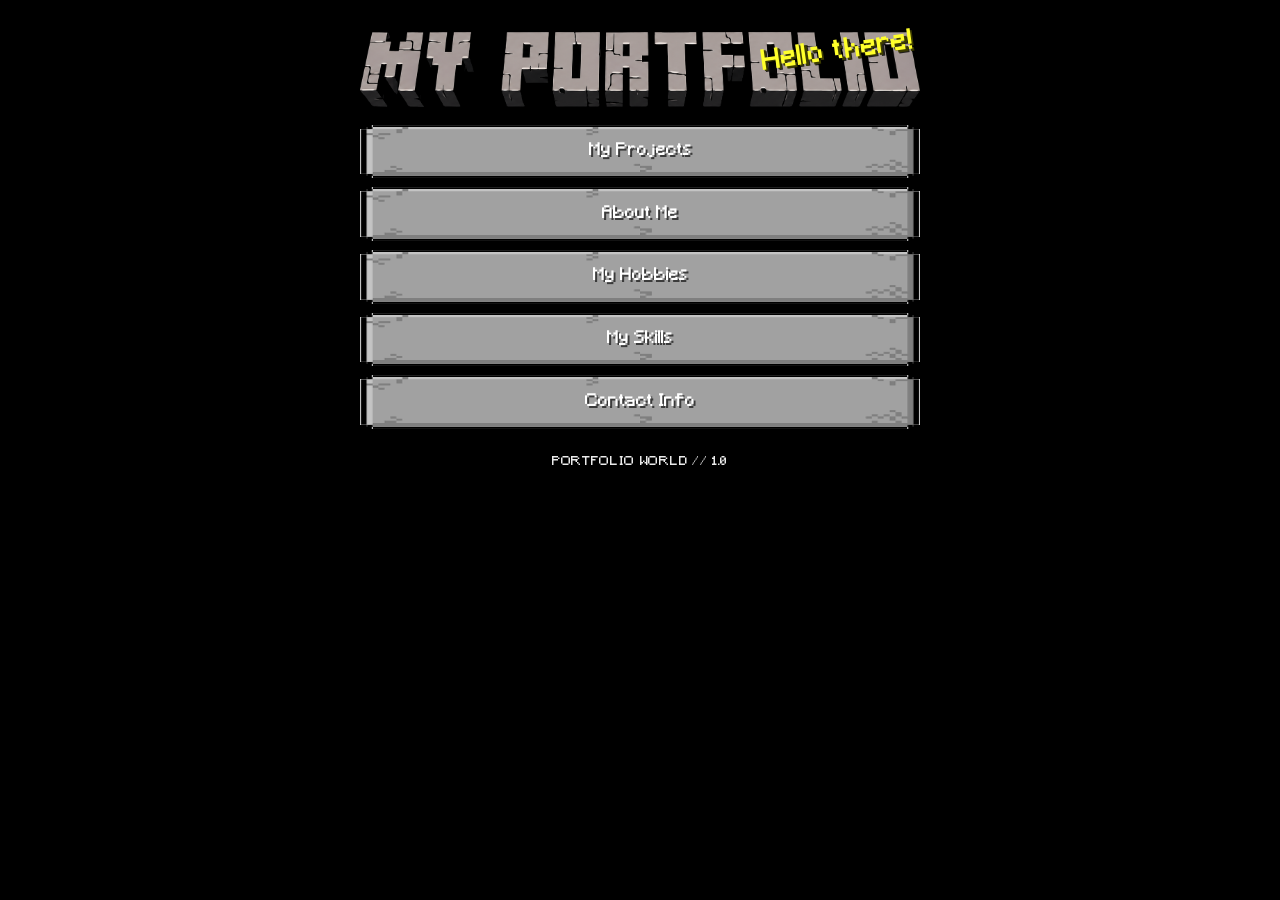
<file: index.html>
<!doctype html>
<html lang="en">
<head>
  <meta charset="utf-8">
  <meta name="viewport" content="width=device-width,initial-scale=1">
  <title>My Portfolio</title>
  <style>
    *{box-sizing:border-box}
    html,body{margin:0;width:100%;height:100%;overflow:hidden;background:#000}
    .portfolio-shell{position:relative;width:100%;height:100%;overflow:hidden;background:#000}
    .section-frame{position:absolute;inset:0;visibility:hidden;opacity:0;pointer-events:none;transition:opacity .45s ease,visibility 0s linear .45s;z-index:1;background:#000}
    .section-frame.is-active{visibility:visible;opacity:1;pointer-events:auto;transition:opacity .45s ease,visibility 0s linear 0s;z-index:2}
    .section-frame iframe{display:block;width:100%;height:100%;border:0}
    .back-home{position:absolute;top:18px;left:18px;z-index:20;border:0;padding:9px 14px;background:rgba(0,0,0,.72);color:#fff;font:700 14px/1 Arial,sans-serif;cursor:pointer;letter-spacing:.04em}
    .back-home:hover{background:rgba(0,0,0,.86)}
    .back-home:focus-visible{outline:2px solid #fff;outline-offset:2px}
  </style>
</head>
<body>
  <main class="portfolio-shell" aria-label="Portfolio">
    <div class="section-frame section-frame--home is-active" id="homeFrameWrap">
      <iframe id="homeFrame" title="Portfolio Home" src="./home-section/index.html" sandbox="allow-same-origin allow-scripts"></iframe>
    </div>

    <div class="section-frame" id="projectsFrameWrap" aria-hidden="true">
      <iframe id="projectsFrame" title="My Projects" src="./my-projects-section/v14work/index.html" sandbox="allow-same-origin allow-scripts"></iframe>
    </div>

    <div class="section-frame" id="aboutFrameWrap" aria-hidden="true">
      <iframe id="aboutFrame" title="About Me" src="./about-contact-section/index.html" sandbox="allow-same-origin allow-scripts"></iframe>
    </div>

    <button class="back-home" id="backHome" type="button" aria-label="Back to Home" hidden>← HOME</button>
  </main>
  <script src="./portfolio-shell/integration.js"></script>
</body>
</html>
</file>
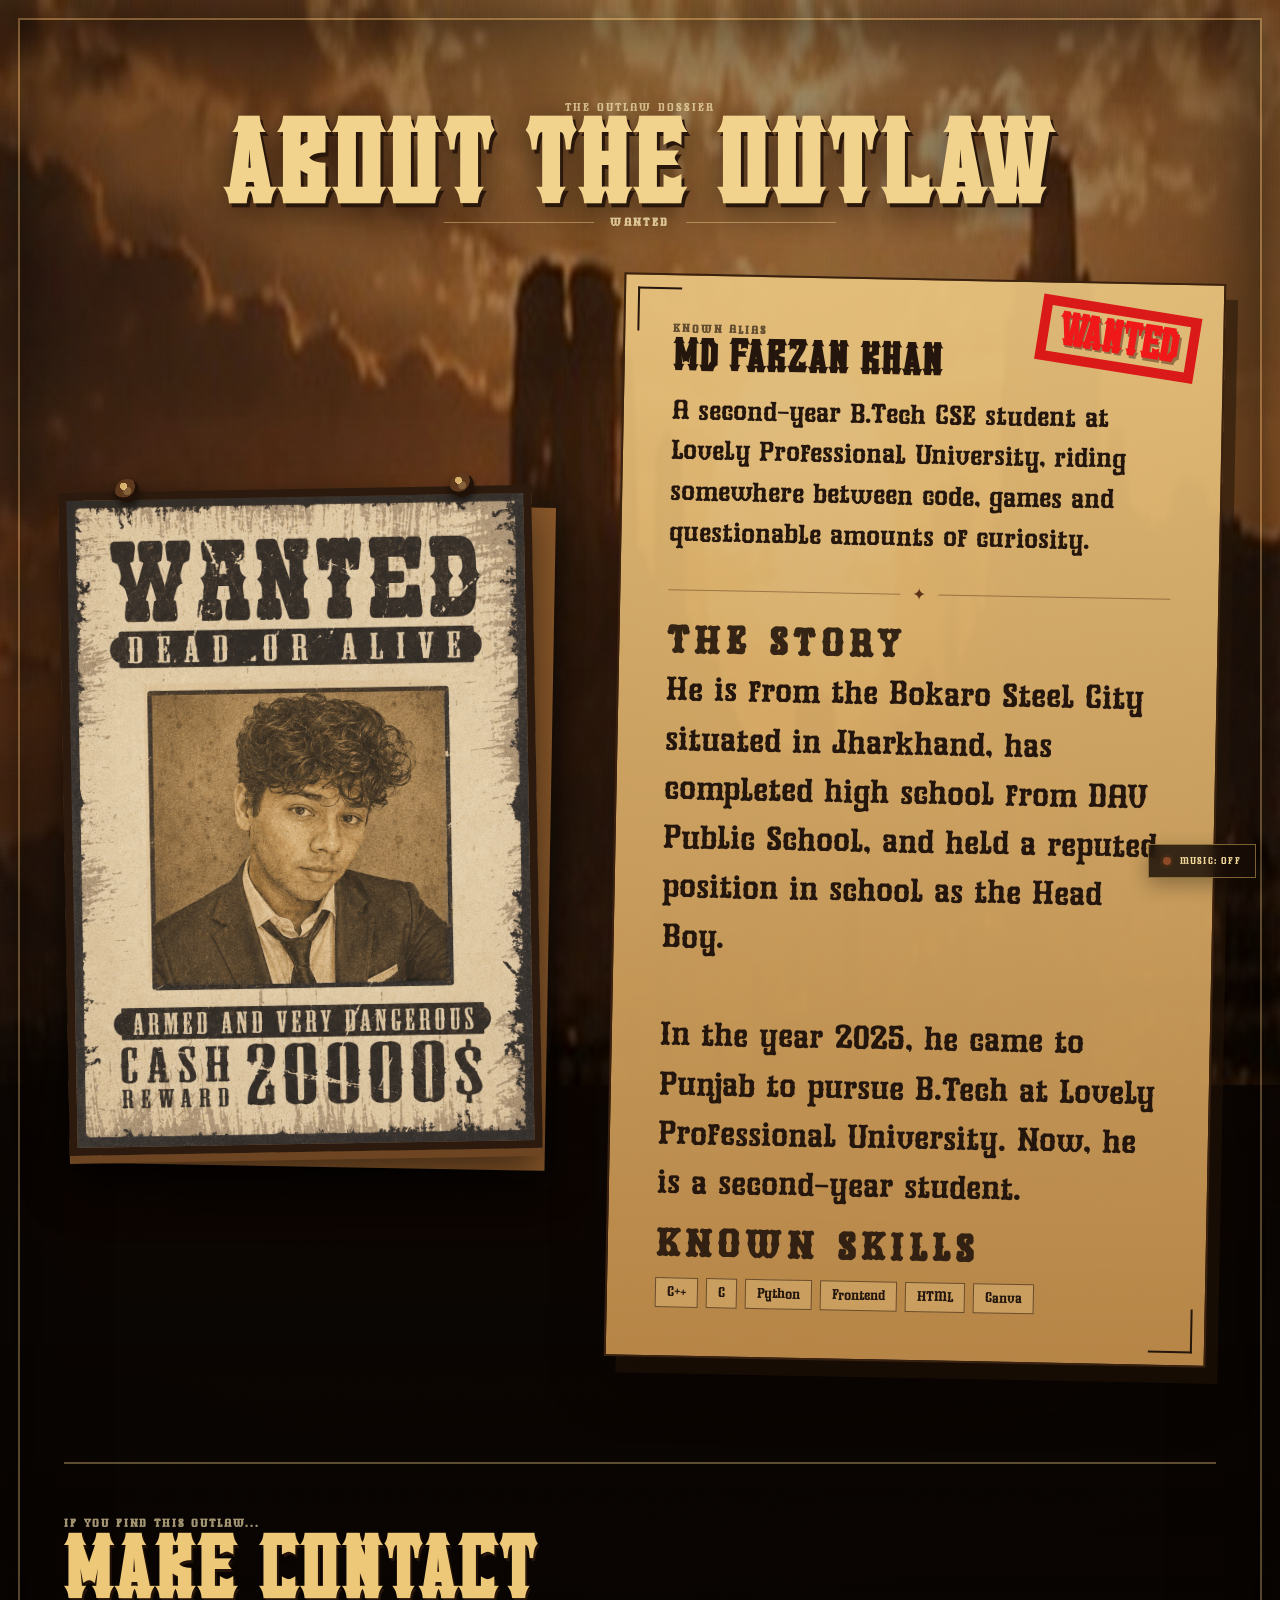
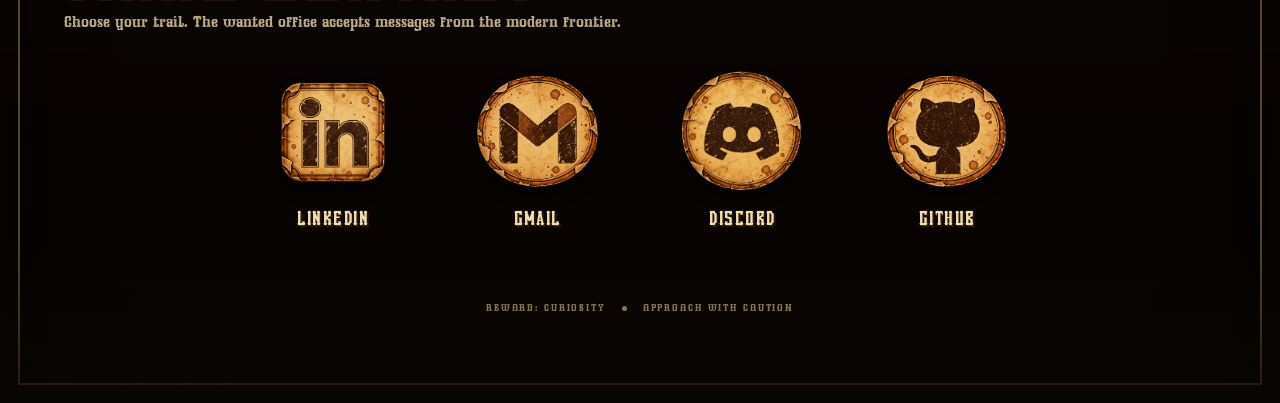
<file: about-contact-section/index.html>
<!DOCTYPE html>
<html lang="en">
<head>
  <meta charset="UTF-8" />
  <meta name="viewport" content="width=device-width, initial-scale=1.0" />
  <meta name="description" content="Md Farzan Khan — game developer portfolio about and contact section." />
  <title>Wanted — Md Farzan Khan</title>
  <link rel="stylesheet" href="styles.css" />
</head>
<body>
  <main class="wildwest-section" id="about">
    <div class="grain" aria-hidden="true"></div>
    <div class="sun-glow" aria-hidden="true"></div>
    <div class="horizon" aria-hidden="true"></div>

    <header class="section-heading">
      <p class="eyebrow">THE OUTLAW DOSSIER</p>
      <h1>ABOUT THE OUTLAW</h1>
      <p class="heading-rule"><span></span> <strong>WANTED</strong> <span></span></p>
    </header>

    <section class="profile-layout" aria-label="About Md Farzan Khan">
      <div class="poster-wrap">
        <div class="poster-pin pin-left" aria-hidden="true"></div>
        <div class="poster-pin pin-right" aria-hidden="true"></div>
        <div class="poster-shadow" aria-hidden="true"></div>
        <img class="wanted-poster" src="assets/images/wanted-poster.png" alt="Wanted poster for Md Farzan Khan" />
      </div>

      <article class="dossier-card">
        <div class="card-stamp">WANTED</div>
        <p class="card-kicker">KNOWN ALIAS</p>
        <h2>MD FARZAN KHAN</h2>
        <p class="intro">
          A second-year B.Tech CSE student at Lovely Professional University, riding somewhere between code, games and questionable amounts of curiosity.
        </p>

        <div class="divider"><span>✦</span></div>

        <div class="story-block">
          <p class="card-kicker">THE STORY</p>
          <p>
            He is from the Bokaro Steel City situated in Jharkhand, has completed high school from DAV Public School, and held a reputed position in school as the Head Boy.
            <br><br>
            In the year 2025, he came to Punjab to pursue B.Tech at Lovely Professional University. Now, he is a second-year student.
          </p>
        </div>

        <div class="story-block skills-block">
          <p class="card-kicker">KNOWN SKILLS</p>
          <div class="skill-tags" aria-label="Skills">
            <span>C++</span><span>C</span><span>Python</span><span>Frontend</span><span>HTML</span><span>Canva</span>
          </div>
        </div>
      </article>
    </section>

    <section class="contact-section" id="contact" aria-label="Contact information">
      <div class="contact-heading">
        <p class="card-kicker">IF YOU FIND THIS OUTLAW...</p>
        <h2>MAKE CONTACT</h2>
        <p>Choose your trail. The wanted office accepts messages from the modern frontier.</p>
      </div>

      <div class="contact-grid" aria-label="Contact links">
        <a class="contact-link" href="https://www.linkedin.com/in/mdfarzank/" target="_blank" rel="noopener noreferrer" aria-label="Open LinkedIn profile">
          <img class="contact-coin" src="assets/images/contact-linkedin.png" alt="" />
          <span class="contact-link-label">LINKEDIN</span>
        </a>
        <a class="contact-link" href="mailto:mohammadshayeamnashimkhan@gmail.com" aria-label="Send an email">
          <img class="contact-coin" src="assets/images/contact-gmail.png" alt="" />
          <span class="contact-link-label">GMAIL</span>
        </a>
        <a class="contact-link" href="https://discord.com/users/899696931440296016" target="_blank" rel="noopener noreferrer" aria-label="Open Discord profile">
          <img class="contact-coin" src="assets/images/contact-discord.png" alt="" />
          <span class="contact-link-label">DISCORD</span>
        </a>
        <a class="contact-link" href="https://github.com/Farzan-lab-kt" target="_blank" rel="noopener noreferrer" aria-label="Open GitHub profile">
          <img class="contact-coin" src="assets/images/contact-github.png" alt="" />
          <span class="contact-link-label">GITHUB</span>
        </a>
      </div>
    </section>

    <div class="wanted-footer" aria-hidden="true">
      <span>REWARD: CURIOSITY</span><i></i><span>APPROACH WITH CAUTION</span>
    </div>

    <div class="tumbleweed-stage" aria-hidden="true">
      <img class="tumbleweed" src="assets/images/tumbleweed.png" alt="" />
    </div>

    <button class="sound-control" id="soundControl" type="button" aria-label="Toggle Wild West music" aria-pressed="false">
      <span class="sound-dot"></span>
      <span class="sound-label">MUSIC: OFF</span>
    </button>

    <audio id="bgMusic" src="assets/audio/wild-west-sound.mp3" loop preload="auto"></audio>
    <audio id="windSound" src="assets/audio/wind-sounds.mp3" preload="auto"></audio>
  </main>
  <script src="script.js"></script>
</body>
</html>
</file>
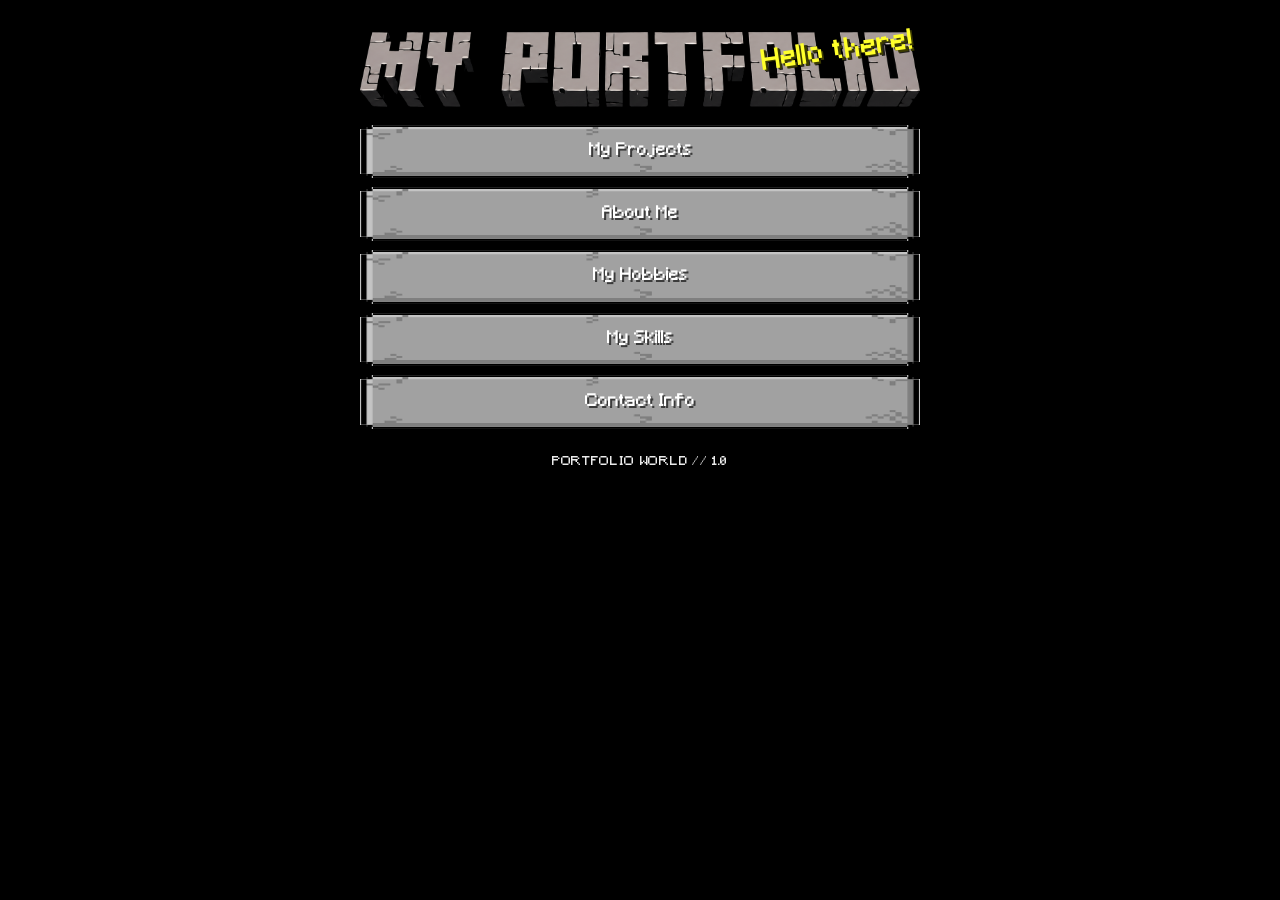
<file: home-section/index.html>
<!doctype html>
<html lang="en">
<head>
  <meta charset="utf-8">
  <meta name="viewport" content="width=device-width,initial-scale=1">
  <title>My Portfolio</title>
  <link rel="stylesheet" href="styles.css">
</head>
<body>
  <main class="home" id="home">
    <video class="background-video" id="backgroundVideo" autoplay muted loop playsinline preload="auto" aria-hidden="true">
      <source src="assets/home-background.mp4" type="video/mp4">
    </video>
    <div class="background-shade" aria-hidden="true"></div>

    <section class="menu" aria-label="Portfolio main menu">
      <header class="brand">
        <div class="title-wrap" aria-label="My Portfolio">
          <img class="portfolio-title-image" src="assets/my-portfolio-title.png" alt="MY PORTFOLIO">
        </div>
        <div class="tagline">Hello there!</div>
      </header>

      <nav class="navigation" aria-label="Main navigation">
        <button class="mc-button" type="button" data-target="projects">
          <span class="mc-button-surface" aria-hidden="true"></span>
          <span class="mc-button-label">My Projects</span>
        </button>
        <button class="mc-button" type="button" data-target="about">
          <span class="mc-button-surface" aria-hidden="true"></span>
          <span class="mc-button-label">About Me</span>
        </button>
        <button class="mc-button" type="button" data-target="hobbies">
          <span class="mc-button-surface" aria-hidden="true"></span>
          <span class="mc-button-label">My Hobbies</span>
        </button>
        <button class="mc-button" type="button" data-target="skills">
          <span class="mc-button-surface" aria-hidden="true"></span>
          <span class="mc-button-label">My Skills</span>
        </button>
        <button class="mc-button" type="button" data-target="contact">
          <span class="mc-button-surface" aria-hidden="true"></span>
          <span class="mc-button-label">Contact Info</span>
        </button>
      </nav>

      <div class="menu-meta">PORTFOLIO WORLD // 1.0</div>
    </section>

    <section class="portal-layer" id="portalLayer" aria-hidden="true">
      <video class="portal-video" id="portalVideo" muted playsinline preload="auto" poster="assets/portal-first-frame.jpg">
        <source src="assets/portal-transition.mp4" type="video/mp4">
      </video>
      <div class="destination-reveal" id="destinationReveal"></div>
    </section>

    <div class="screen-reader-status" id="transitionStatus" aria-live="polite"></div>
  </main>

  <script src="script.js"></script>
</body>
</html>
</file>
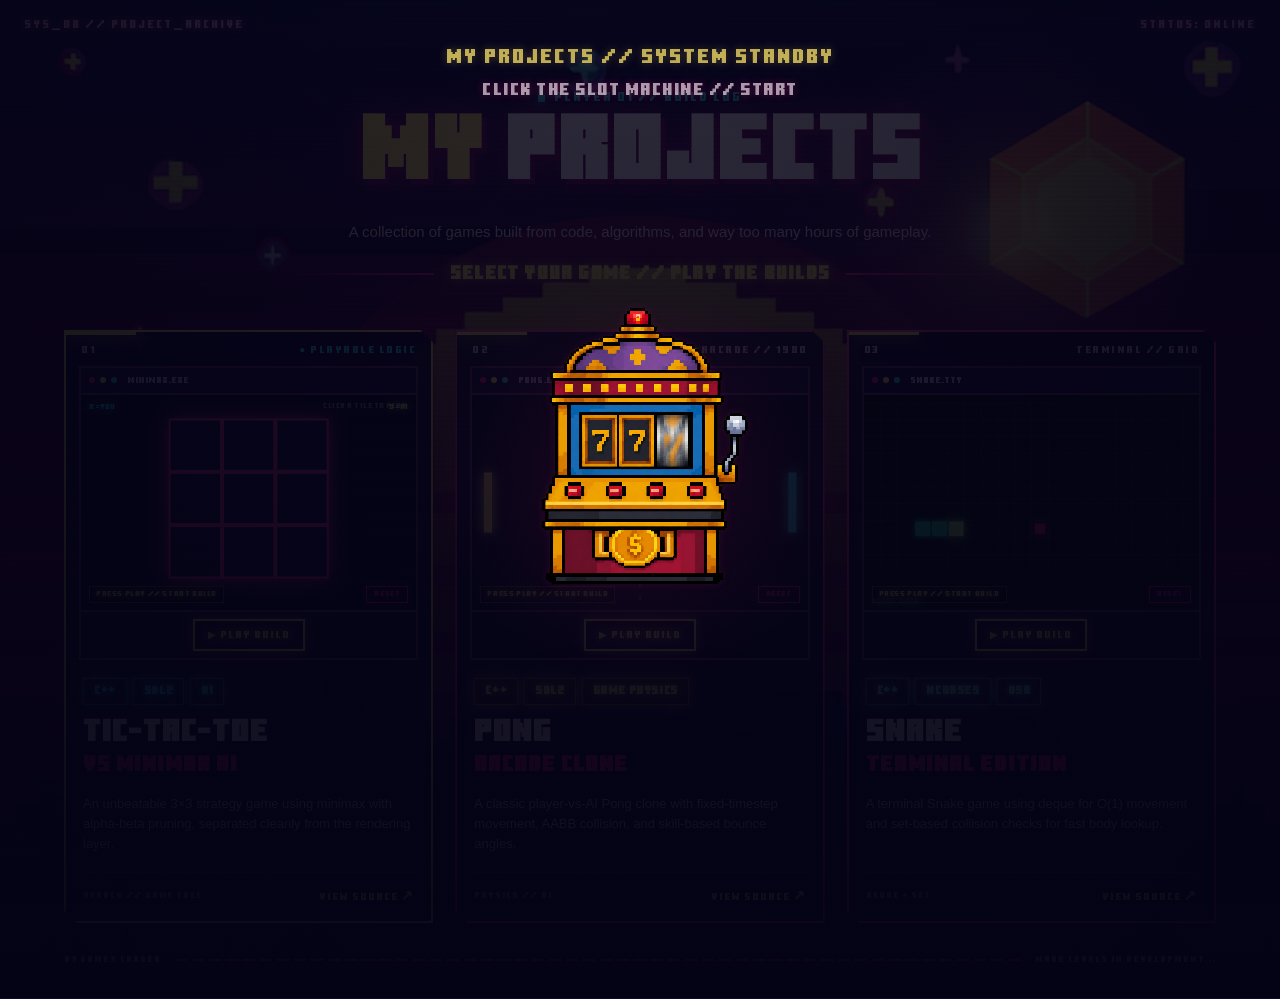
<file: my-projects-section-v17-text-top-machine-up (1)/v14work/index.html>
<!DOCTYPE html>
<html lang="en">
<head>
  <meta charset="UTF-8" />
  <meta name="viewport" content="width=device-width, initial-scale=1.0" />
  <meta name="description" content="Game developer portfolio — selected projects with playable mini-games." />
  <title>MY PROJECTS // GAME DEV PORTFOLIO</title>
  <link rel="stylesheet" href="style.css" />
</head>
<body>
  <audio id="ticBgm" src="assets/spookwave-bgm.mp3" preload="auto" loop></audio>
  <main class="projects-section" id="projects">
    <audio id="siteBgm" src="assets/sans-bgm.mp3" loop preload="auto"></audio>
    <div class="bg-art" aria-hidden="true"></div>
    <div class="sun-glow" aria-hidden="true"></div>
    <div class="particles" aria-hidden="true"></div>
    <div class="scanlines" aria-hidden="true"></div>
    <div class="project-boot" id="projectBoot" aria-label="My Projects arcade start screen">
      <div class="boot-dim" aria-hidden="true"></div>
      <div class="boot-content">
        <div class="boot-label">MY PROJECTS // SYSTEM STANDBY</div>
        <button class="slot-machine-trigger" id="slotMachineTrigger" type="button" aria-label="Start My Projects">
          <img id="slotMachineFrame" src="assets/slot-machine/01_idle.png" alt="Retro slot machine">
        </button>
        <div class="boot-hint" id="bootHint">CLICK THE SLOT MACHINE // START</div>
      </div>
    </div>
    <div class="vignette" aria-hidden="true"></div>

    <div class="hud hud-left" aria-hidden="true">SYS_08 // PROJECT_ARCHIVE</div>
    <div class="hud hud-right" aria-hidden="true">STATUS: ONLINE</div>

    <div class="content">
      <header class="section-header">
        <div class="eyebrow"><span class="blink-dot"></span> PLAYER 01 // BUILD LOG</div>
        <h1><span>MY</span> PROJECTS</h1>
        <p class="intro">A collection of games built from code, algorithms, and way too many hours of gameplay.</p>
        <div class="header-line"><span></span><b>SELECT YOUR GAME // PLAY THE BUILDS</b><span></span></div>
      </header>
<section class="project-grid" aria-label="Game projects">
        <article class="project-card featured" data-project="tic-tac-toe">
          <div class="card-top"><span>01</span><span class="live">● PLAYABLE LOGIC</span></div>
          <div class="pixel-window">
            <div class="window-bar"><i></i><i></i><i></i><span>MINIMAX.EXE</span></div>
            <div class="game-preview tic-preview">
              <canvas class="mini-game" id="ticGame" aria-label="Playable Tic-Tac-Toe game"></canvas>
              <div class="game-ui">
                <span id="ticStatus">PRESS PLAY // START BUILD</span>
                <button class="reset-game" data-game="tic" type="button">RESET</button>
              </div>
              <div class="start-hint">CLICK A TILE TO PLAY</div>
            </div>
            <div class="game-controls">
              <button class="play-game" data-game="tic" type="button">▶ PLAY BUILD</button><button class="stop-game" data-game="tic" type="button" hidden>■ STOP GAME</button>
            </div>
          </div>
          <div class="card-body">
            <div class="tag-row"><span>C++</span><span>SDL2</span><span>AI</span></div>
            <h2>TIC-TAC-TOE<br><em>VS MINIMAX AI</em></h2>
            <p>An unbeatable 3×3 strategy game using minimax with alpha-beta pruning, separated cleanly from the rendering layer.</p>
            <div class="card-footer">
              <span class="tech-note">SEARCH // GAME TREE</span>
              <a href="https://github.com/Farzan-lab-kt/Tic-Tac-Toe-minimax" target="_blank" rel="noopener noreferrer">VIEW SOURCE <b>↗</b></a>
            </div>
          </div>
        </article>

        <article class="project-card" data-project="pong">
          <div class="card-top"><span>02</span><span>ARCADE // 1980</span></div>
          <div class="pixel-window">
            <div class="window-bar"><i></i><i></i><i></i><span>PONG.EXE</span></div>
            <div class="game-preview pong-preview">
              <canvas class="mini-game" id="pongGame" aria-label="Playable Pong game"></canvas>
              <div class="game-ui">
                <span id="pongStatus">PRESS PLAY // START BUILD</span>
                <button class="reset-game" data-game="pong" type="button">RESET</button>
              </div>
            </div>
            <div class="game-controls">
              <button class="play-game" data-game="pong" type="button">▶ PLAY BUILD</button><button class="stop-game" data-game="pong" type="button" hidden>■ STOP GAME</button>
            </div>
          </div>
          <div class="card-body">
            <div class="tag-row"><span>C++</span><span>SDL2</span><span>GAME PHYSICS</span></div>
            <h2>PONG<br><em>ARCADE CLONE</em></h2>
            <p>A classic player-vs-AI Pong clone with fixed-timestep movement, AABB collision, and skill-based bounce angles.</p>
            <div class="card-footer">
              <span class="tech-note">PHYSICS // AI</span>
              <a href="https://github.com/Farzan-lab-kt/Pong" target="_blank" rel="noopener noreferrer">VIEW SOURCE <b>↗</b></a>
            </div>
          </div>
        </article>

        <article class="project-card" data-project="snake">
          <div class="card-top"><span>03</span><span>TERMINAL // GRID</span></div>
          <div class="pixel-window">
            <div class="window-bar"><i></i><i></i><i></i><span>SNAKE.TTY</span></div>
            <div class="game-preview snake-preview">
              <canvas class="mini-game" id="snakeGame" aria-label="Playable Snake game"></canvas>
              <div class="game-ui">
                <span id="snakeStatus">PRESS PLAY // START BUILD</span>
                <button class="reset-game" data-game="snake" type="button">RESET</button>
              </div>
              <div class="touch-controls" aria-label="Snake touch controls">
                <button data-dir="up" type="button">▲</button>
                <div><button data-dir="left" type="button">◀</button><button data-dir="down" type="button">▼</button><button data-dir="right" type="button">▶</button></div>
              </div>
            </div>
            <div class="game-controls">
              <button class="play-game" data-game="snake" type="button">▶ PLAY BUILD</button><button class="stop-game" data-game="snake" type="button" hidden>■ STOP GAME</button>
            </div>
          </div>
          <div class="card-body">
            <div class="tag-row"><span>C++</span><span>NCURSES</span><span>DSA</span></div>
            <h2>SNAKE<br><em>TERMINAL EDITION</em></h2>
            <p>A terminal Snake game using deque for O(1) movement and set-based collision checks for fast body lookup.</p>
            <div class="card-footer">
              <span class="tech-note">DEQUE + SET</span>
              <a href="https://github.com/Farzan-lab-kt/snake-terminal-cpp" target="_blank" rel="noopener noreferrer">VIEW SOURCE <b>↗</b></a>
            </div>
          </div>
        </article>
      </section>

      <footer class="section-footer">
        <span>03 GAMES LOADED</span>
        <span class="pixel-rule"></span>
        <span>MORE LEVELS IN DEVELOPMENT...</span>
      </footer>
    </div>
  </main>
  <script src="script.js"></script>
</body>
</html>
</file>
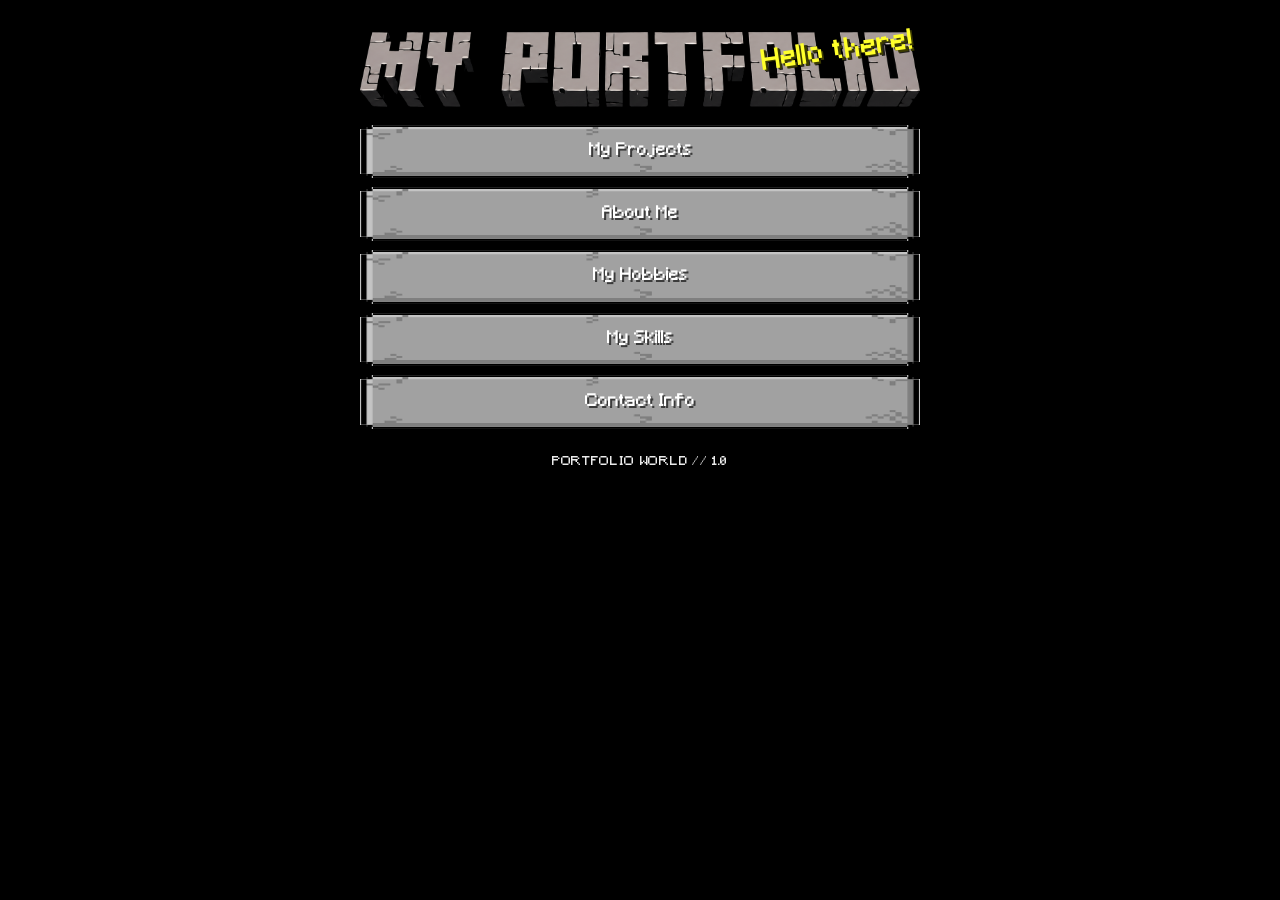
<file: portfolio-shell/portfolio.html>
<!doctype html>
<html lang="en">
<head>
  <meta charset="utf-8">
  <meta name="viewport" content="width=device-width,initial-scale=1">
  <title>My Portfolio</title>
  <link rel="stylesheet" href="integration.css">
</head>
<body>
  <main class="portfolio-shell" aria-label="Portfolio">
    <div class="section-frame section-frame--home is-active" id="homeFrameWrap">
      <iframe id="homeFrame" title="Portfolio Home" src="../home-section/index.html"></iframe>
    </div>

    <div class="section-frame" id="projectsFrameWrap" aria-hidden="true">
      <iframe id="projectsFrame" title="My Projects" src="../my-projects-section/v14work/index.html"></iframe>
    </div>

    <div class="section-frame" id="aboutFrameWrap" aria-hidden="true">
      <iframe id="aboutFrame" title="About Me" src="../about-contact-section/index.html"></iframe>
    </div>

    <button class="back-home" id="backHome" type="button" aria-label="Back to Home" hidden>← HOME</button>
  </main>
  <script src="integration.js"></script>
</body>
</html>
</file>
<file: about-contact-section/styles.css>
@font-face {
  font-family: "Vanilla Whale";
  src: url("assets/fonts/Vanilla-Whale.otf") format("opentype");
  font-display: swap;
}

@font-face {
  font-family: "Dendora";
  src: url("assets/fonts/Dendora.ttf") format("truetype");
  font-display: swap;
}

:root {
  --ink: #21150c;
  --deep: #120b06;
  --paper: #c99755;
  --paper-light: #e6c27d;
  --dust: #b47b3e;
  --rust: #71391e;
  --gold: #e5b75f;
  --cream: #f3dfad;
  --shadow: rgba(0, 0, 0, .55);
}

* { box-sizing: border-box; }
html { scroll-behavior: smooth; }
body {
  margin: 0;
  background: #100b07;
  color: var(--ink);
  font-family: "Dendora", Georgia, serif;
}

button, a { font: inherit; }
a { color: inherit; }

.wildwest-section {
  position: relative;
  isolation: isolate;
  min-height: 100vh;
  overflow: hidden;
  padding: clamp(72px, 8vw, 130px) clamp(20px, 5vw, 78px) 90px;
  background:
    linear-gradient(180deg, rgba(12, 7, 3, .10) 0%, rgba(12, 7, 3, .18) 42%, rgba(8, 4, 2, .64) 78%, rgba(5, 3, 1, .90) 100%),
    url("assets/images/wildwest-background.jpg") center top / cover no-repeat,
    #100b07;
  background-attachment: scroll;
}

.wildwest-section::before {
  content: "";
  position: absolute;
  inset: 18px;
  z-index: -1;
  border: 2px solid rgba(232, 190, 111, .35);
  box-shadow: inset 0 0 80px rgba(0,0,0,.6), 0 0 40px rgba(0,0,0,.4);
  pointer-events: none;
}

.grain {
  position: absolute;
  inset: 0;
  z-index: -1;
  opacity: .18;
  pointer-events: none;
  background-image:
    repeating-radial-gradient(circle at 0 0, rgba(255,255,255,.12) 0 1px, transparent 1px 4px),
    repeating-linear-gradient(91deg, transparent 0 3px, rgba(50,25,8,.12) 3px 4px);
  mix-blend-mode: soft-light;
}

.sun-glow {
  position: absolute;
  width: 48vw;
  height: 48vw;
  max-width: 720px;
  max-height: 720px;
  left: 50%;
  top: -25vw;
  transform: translateX(-50%);
  background: radial-gradient(circle, rgba(250, 205, 116, .18), transparent 68%);
  filter: blur(8px);
  z-index: -1;
  pointer-events: none;
}

.horizon {
  position: absolute;
  left: 0;
  right: 0;
  bottom: 0;
  height: 170px;
  background: linear-gradient(transparent 0%, rgba(15,9,5,.25) 45%, rgba(10,6,3,.72) 100%);
  z-index: -1;
}

.section-heading {
  max-width: 1200px;
  margin: 0 auto 50px;
  text-align: center;
  color: var(--cream);
}

.eyebrow, .card-kicker, .contact-card small {
  margin: 0;
  font-family: "Dendora", Georgia, serif;
  letter-spacing: .16em;
  text-transform: uppercase;
}

.eyebrow { font-size: .78rem; opacity: .75; }

.section-heading h1,
.contact-heading h2,
.dossier-card h2 {
  font-family: "Vanilla Whale", Georgia, serif;
  text-transform: uppercase;
  letter-spacing: .05em;
}

.section-heading h1 {
  margin: 7px 0 10px;
  font-size: clamp(3.2rem, 8vw, 7.4rem);
  line-height: .85;
  color: #f1d38d;
  text-shadow: 3px 4px 0 #2a170b, 0 10px 30px rgba(0,0,0,.45);
}

.heading-rule {
  display: flex;
  align-items: center;
  gap: 16px;
  justify-content: center;
  margin: 0;
  font-size: .75rem;
  letter-spacing: .2em;
  opacity: .82;
}

.heading-rule span { width: min(150px, 20vw); height: 1px; background: rgba(239, 207, 139, .55); }

.profile-layout {
  position: relative;
  z-index: 2;
  max-width: 1200px;
  margin: 0 auto;
  display: grid;
  grid-template-columns: minmax(300px, .88fr) minmax(320px, 1.12fr);
  align-items: center;
  gap: clamp(28px, 6vw, 80px);
}

.poster-wrap {
  position: relative;
  width: min(100%, 540px);
  margin: 0 auto;
  transform: rotate(-1deg);
}

.poster-wrap::after {
  content: "";
  position: absolute;
  inset: 2.5% -2.5% -2.5% 2.5%;
  z-index: -2;
  background: rgba(8,5,3,.55);
  filter: blur(12px);
  transform: rotate(2deg);
}

.poster-shadow {
  position: absolute;
  inset: 0;
  z-index: -1;
  background: #8d5a2b;
  transform: translate(13px, 15px) rotate(2deg);
  box-shadow: 0 24px 50px rgba(0,0,0,.45);
}

.wanted-poster {
  display: block;
  width: 100%;
  height: auto;
  border: 8px solid #2b1a0d;
  box-shadow: 0 8px 0 #6e4523, 0 25px 45px rgba(0,0,0,.55);
}

.poster-pin {
  position: absolute;
  z-index: 4;
  top: -13px;
  width: 24px;
  height: 24px;
  border-radius: 50%;
  background: radial-gradient(circle at 35% 30%, #d8b26d 0 15%, #5e391d 16% 48%, #211209 50% 100%);
  box-shadow: 0 4px 7px rgba(0,0,0,.5);
}
.poster-pin::after { content: ""; position: absolute; inset: 8px; border-radius: 50%; background: rgba(255,222,150,.25); }
.pin-left { left: 12%; }
.pin-right { right: 12%; }

.dossier-card {
  position: relative;
  padding: clamp(28px, 4vw, 48px);
  color: #24160c;
  background:
    linear-gradient(rgba(232, 195, 126, .93), rgba(195, 143, 76, .93)),
    repeating-linear-gradient(0deg, rgba(80,40,10,.06) 0 2px, transparent 2px 6px);
  border: 2px solid #3a210f;
  box-shadow: 12px 16px 0 rgba(36, 20, 9, .55), 0 30px 55px rgba(0,0,0,.3);
  transform: rotate(1.1deg);
}

.dossier-card::before,
.dossier-card::after {
  content: "";
  position: absolute;
  width: 42px;
  height: 42px;
  border-color: rgba(63, 33, 14, .45);
}
.dossier-card::before { left: 12px; top: 12px; border-left: 2px solid; border-top: 2px solid; }
.dossier-card::after { right: 12px; bottom: 12px; border-right: 2px solid; border-bottom: 2px solid; }

.card-stamp {
  position: absolute;
  top: 22px;
  right: 25px;
  border: 10px solid rgba(218, 20, 20, .96);
  padding: 5px 10px;
  color: #f01818;
  font-family: "Vanilla Whale", Georgia, serif;
  font-size: 40px;
  font-weight: 900;
  line-height: .9;
  transform: rotate(8deg);
  opacity: 1;
  text-shadow: 2px 2px 0 rgba(45, 10, 5, .42);
}
@media (max-width: 700px) {
  .card-stamp { font-size: 32px; }
}

.card-kicker { font-size: .72rem; font-weight: 700; opacity: .66; }
.dossier-card h2 { margin: 4px 0 18px; font-size: 39px; line-height: .92; }
.intro { font-size: 28px; line-height: 1.45; }
.story-block p:not(.card-kicker) { font-size: 34px; line-height: 1.45; }
.story-block > .card-kicker { font-size: 39px; font-weight: 700; opacity: .9; }
.intro { max-width: 620px; margin: 0; }

.divider { display: flex; align-items: center; gap: 12px; margin: 25px 0; color: #5c3219; }
.divider::before, .divider::after { content: ""; flex: 1; height: 1px; background: rgba(67,34,14,.42); }
.divider span { font-size: 1.05rem; }
.story-block { margin-top: 18px; }
.story-block p { margin: 5px 0 0; }

.skill-tags { display: flex; flex-wrap: wrap; gap: 8px; margin-top: 13px; }
.skill-tags span {
  border: 1px solid rgba(56,31,14,.65);
  padding: 7px 11px;
  background: rgba(248, 219, 158, .26);
  font-size: .9rem;
  transition: transform .2s ease, background .2s ease;
}
.skill-tags span:hover { transform: translateY(-3px) rotate(-1deg); background: rgba(248, 219, 158, .55); }

.contact-section {
  position: relative;
  z-index: 2;
  max-width: 1200px;
  margin: 100px auto 0;
  padding: 54px 0 25px;
  border-top: 2px solid rgba(230, 194, 125, .38);
}

.contact-heading { color: var(--cream); max-width: 650px; margin-bottom: 26px; }
.contact-heading h2 { margin: 5px 0 8px; font-size: clamp(2.6rem, 6vw, 5.2rem); line-height: .9; color: #edc879; text-shadow: 2px 3px 0 #241308; }
.contact-heading p:last-child { margin: 0; font-size: 1rem; line-height: 1.5; opacity: .76; }

.contact-grid {
  display: flex;
  flex-wrap: wrap;
  justify-content: center;
  align-items: flex-start;
  gap: clamp(22px, 4vw, 52px);
  padding: 8px 0 4px;
}

.contact-link {
  width: clamp(112px, 12vw, 155px);
  display: flex;
  flex-direction: column;
  align-items: center;
  gap: 10px;
  color: var(--cream);
  text-decoration: none;
  outline: none;
}

.contact-coin {
  width: clamp(92px, 10vw, 132px);
  aspect-ratio: 1;
  object-fit: contain;
  display: block;
  filter: drop-shadow(0 8px 8px rgba(0,0,0,.42));
  transform: translateY(0) rotate(0deg);
  transition: transform .24s ease, filter .24s ease;
  will-change: transform;
}

.contact-coin-text {
  display: grid;
  place-items: center;
  border-radius: 50%;
  background: radial-gradient(circle at 35% 28%, #f4dca0 0 8%, #d19a52 9% 52%, #74431e 53% 72%, #2b160a 73% 100%);
  border: 4px solid #2b160a;
  box-shadow: inset 0 0 0 3px rgba(245, 216, 156, .65), inset 0 0 0 9px rgba(69, 36, 14, .42);
  font-family: "Dendora", Georgia, serif;
  font-weight: 900;
  font-size: clamp(2.2rem, 4vw, 4rem);
  letter-spacing: -.08em;
  color: #2a170b;
}

.contact-link-label {
  font-family: "Vanilla Whale", Georgia, serif;
  font-size: clamp(1rem, 1.4vw, 1.35rem);
  letter-spacing: .08em;
  text-shadow: 2px 2px 0 #2a170b;
  transition: transform .24s ease, color .24s ease;
}

.contact-link:hover .contact-coin,
.contact-link:focus-visible .contact-coin {
  transform: translateY(-8px) rotate(-3deg) scale(1.045);
  filter: drop-shadow(0 15px 12px rgba(0,0,0,.55)) brightness(1.08);
}

.contact-link:hover .contact-link-label,
.contact-link:focus-visible .contact-link-label {
  transform: translateY(-3px);
  color: #f1d38d;
}

.contact-link:focus-visible {
  outline: 2px solid #edc879;
  outline-offset: 7px;
}

.wanted-footer { max-width: 1200px; margin: 45px auto 0; color: rgba(242, 215, 157, .55); display: flex; align-items: center; justify-content: center; gap: 16px; font-size: .65rem; letter-spacing: .18em; }
.wanted-footer i { width: 5px; height: 5px; border-radius: 50%; background: currentColor; }

.tumbleweed-stage { position: absolute; inset: auto 0 0; height: 180px; overflow: hidden; z-index: 3; pointer-events: none; }
.tumbleweed { position: absolute; width: clamp(115px, 14vw, 220px); bottom: -15px; left: -260px; opacity: .78; filter: sepia(.25) contrast(1.05) drop-shadow(0 10px 5px rgba(0,0,0,.3)); will-change: transform, left; }
.tumbleweed.roll { animation: cross-desert var(--travel, 8s) linear forwards; }

@keyframes cross-desert {
  from { left: -260px; transform: translateY(0) rotate(0deg); }
  50% { transform: translateY(-4px) rotate(720deg); }
  to { left: calc(100% + 260px); transform: translateY(0) rotate(1440deg); }
}

.sound-control {
  position: fixed;
  right: 24px;
  bottom: 22px;
  z-index: 10;
  display: inline-flex;
  align-items: center;
  gap: 9px;
  padding: 11px 14px;
  color: #f3d99b;
  background: rgba(23, 13, 7, .82);
  border: 1px solid rgba(227, 183, 94, .5);
  cursor: pointer;
  backdrop-filter: blur(7px);
  box-shadow: 0 7px 20px rgba(0,0,0,.3);
}
.sound-control:hover { background: rgba(45, 25, 12, .9); }
.sound-dot { width: 8px; height: 8px; border-radius: 50%; background: #8c4a26; box-shadow: 0 0 0 3px rgba(140,74,38,.12); }
.sound-control.on .sound-dot { background: #d4a84e; box-shadow: 0 0 12px #d4a84e; }
.sound-label { font-size: .65rem; letter-spacing: .12em; }

@media (max-width: 950px) {
  .profile-layout { grid-template-columns: minmax(280px, .85fr) minmax(300px, 1.15fr); gap: 32px; }
  .contact-grid { grid-template-columns: repeat(2, 1fr); }
}

@media (max-width: 720px) {
  .wildwest-section { padding-inline: 16px; }
  .wildwest-section::before { inset: 9px; }
  .section-heading { margin-bottom: 32px; }
  .profile-layout { grid-template-columns: 1fr; }
  .poster-wrap { max-width: 520px; }
  .dossier-card { transform: rotate(0); }
  .contact-section { margin-top: 70px; }
  .contact-grid { grid-template-columns: 1fr; }
  .wanted-footer { flex-wrap: wrap; text-align: center; }
  .sound-control { right: 14px; bottom: 14px; }
}

@media (prefers-reduced-motion: reduce) {
  html { scroll-behavior: auto; }
  *, *::before, *::after { animation-duration: .01ms !important; transition-duration: .01ms !important; }
}

@media (max-width: 620px) {
  .contact-grid { gap: 20px 18px; }
  .contact-link { width: 105px; }
  .contact-coin { width: 88px; }
}
</file>
<file: home-section/styles.css>
@font-face {
  font-family: 'Minecraft';
  src: url('assets/Minecraft.ttf') format('truetype');
  font-display: swap;
}

:root {
  --menu-width: min(52vw, 560px);
  --button-gap: clamp(6px, .7vw, 10px);
}

* { box-sizing: border-box; }
html, body { width: 100%; min-height: 100%; margin: 0; }
body { overflow: hidden; background: #000; }
button { font: inherit; }

.home {
  position: relative;
  width: 100%;
  height: 100%;
  min-height: 560px;
  overflow: hidden;
  isolation: isolate;
  color: #fff;
  font-family: 'Minecraft', monospace;
}

.background-video,
.background-shade {
  position: absolute;
  inset: 0;
  width: 100%;
  height: 100%;
}

.background-video {
  z-index: -3;
  object-fit: cover;
  object-position: center center;
}

.background-shade {
  z-index: -2;
  pointer-events: none;
  background: rgba(0, 0, 0, .13);
}

.menu {
  position: relative;
  z-index: 2;
  width: var(--menu-width);
  min-width: 310px;
  margin: 0 auto;
  padding-top: clamp(2vh, 3.5vh, 5vh);
  display: flex;
  flex-direction: column;
  align-items: center;
}

.brand {
  position: relative;
  width: 100%;
  display: flex;
  flex-direction: column;
  align-items: center;
  margin-bottom: clamp(14px, 2vh, 24px);
}

/* Chunky Minecraft-inspired portfolio title.
   The supplied Minecraft font is used for the text; the 3D outline/shadow
   recreates the visual weight of the provided reference without altering it. */
.title-wrap {
  position: relative;
  width: min(92vw, 1200px);
  max-width: 100%;
  display: flex;
  justify-content: center;
  align-items: center;
  overflow: visible;
  filter: drop-shadow(4px 5px 0 rgba(0,0,0,.55));
}

/* Exact user-provided MY PORTFOLIO artwork, with only its outer black
   background removed so the supplied lettering can sit over the video. */
.portfolio-title-image {
  display: block;
  width: 100%;
  height: auto;
  max-height: 260px;
  object-fit: contain;
  user-select: none;
  -webkit-user-drag: none;
}

/* Minecraft-style yellow splash text. */
.tagline {
  position: absolute;
  z-index: 4;
  top: 10%;
  right: 1%;
  color: #ffff2b;
  font-size: clamp(18px, 2.15vw, 30px);
  line-height: 1;
  letter-spacing: .015em;
  transform: rotate(-8deg);
  transform-origin: center;
  text-shadow:
    2px 2px 0 #3c3c00,
    3px 3px 0 rgba(0,0,0,.8);
  white-space: nowrap;
}

.navigation {
  width: 100%;
  display: flex;
  flex-direction: column;
  gap: var(--button-gap);
}

.mc-button {
  position: relative;
  width: 100%;
  height: clamp(52px, 4.2vw, 64px);
  aspect-ratio: auto;
  border: 0;
  padding: 0 7%;
  background: transparent;
  color: #fff;
  cursor: pointer;
  text-shadow: 2px 2px 0 #3b3b3b;
  transition: filter 80ms linear, transform 80ms linear;
}

/* The supplied button image is used pixel-for-pixel after its blank white
   outer area is removed. No gradient, border, or replacement skin is added. */
.mc-button-surface {
  position: absolute;
  inset: 0;
  display: block;
  background-image: url('assets/minecraft-button-exact.png');
  background-repeat: no-repeat;
  background-size: 100% 100%;
  background-position: center;
  pointer-events: none;
}

.mc-button-label {
  position: relative;
  z-index: 1;
  display: block;
  font-size: clamp(17px, 1.35vw, 22px);
  line-height: 1;
  font-weight: normal;
  letter-spacing: 0;
  transform: translateY(-1px);
}

.mc-button:hover,
.mc-button:focus-visible {
  filter: brightness(1.14);
  transform: none;
  outline: none;
}

.mc-button:active { transform: none; }
.mc-button:disabled { cursor: default; }

.menu-meta {
  margin-top: clamp(20px, 3vh, 32px);
  font-size: clamp(10px, .9vw, 13px);
  letter-spacing: .06em;
  text-shadow: 2px 2px 0 rgba(0,0,0,.9);
  opacity: .92;
}

.portal-layer {
  position: fixed;
  inset: 0;
  z-index: 20;
  display: grid;
  place-items: center;
  background: #000;
  opacity: 0;
  visibility: hidden;
  pointer-events: none;
  transition: opacity 120ms linear, visibility 0s linear 120ms;
}

.portal-layer.is-active {
  opacity: 1;
  visibility: visible;
  pointer-events: auto;
  transition: opacity 120ms linear;
}

.portal-video {
  width: 100%;
  height: 100%;
  object-fit: cover;
  object-position: center;
  display: block;
  image-rendering: auto;
}

.destination-reveal {
  position: absolute;
  inset: 0;
  z-index: 2;
  background: transparent;
  opacity: 0;
  pointer-events: none;
  transition: opacity 1.7s ease;
}

.destination-reveal.is-revealing { opacity: 0; }

.home.is-transitioning .menu,
.home.is-transitioning .background-video,
.home.is-transitioning .background-shade {
  pointer-events: none;
}

.screen-reader-status {
  position: absolute;
  width: 1px;
  height: 1px;
  overflow: hidden;
  clip: rect(0,0,0,0);
  white-space: nowrap;
}

@media (max-width: 700px) {
  .home { min-height: 600px; }
  .menu {
    width: min(92vw, 650px);
    padding-top: 3vh;
  }
  .brand { margin-bottom: 26px; }
  .title-wrap { width: 92vw; }
  .portfolio-title-image { max-height: 190px; }
  .tagline {
    top: 14%;
    right: 3vw;
    font-size: clamp(17px, 5vw, 25px);
  }
  .mc-button { height: clamp(50px, 11vw, 62px); }
  .mc-button-label { font-size: clamp(16px, 4.2vw, 21px); }
}

@media (max-height: 680px) and (min-width: 701px) {
  .menu { padding-top: 3vh; }
  .brand { margin-bottom: 18px; }
  .title-wrap { width: min(92vw, 1200px); }
  .portfolio-title-image { max-height: 180px; }
  .tagline { top: 14%; font-size: clamp(16px, 1.8vw, 25px); }
  .menu-meta { margin-top: 15px; }
}

@media (prefers-reduced-motion: reduce) {
  .mc-button, .portal-layer, .destination-reveal { transition: none; }
}
</file>
<file: my-projects-section-v17-text-top-machine-up (1)/v14work/style.css>
@font-face {
  font-family: 'MinecraftTen';
  src: url('./assets/MinecraftTen-VGORe.ttf') format('truetype');
  font-display: swap;
}

:root {
  --pink: #ff238a;
  --hot-pink: #ff0f75;
  --purple: #54175f;
  --deep: #090b28;
  --cyan: #24e7ee;
  --yellow: #ffe76a;
  --orange: #ff8a4d;
  --white: #fff4fb;
  --panel: rgba(15, 8, 48, .86);
  --border: #ff3b9a;
}

* { box-sizing: border-box; }
html { scroll-behavior: smooth; }
body {
  margin: 0;
  background: var(--deep);
  color: var(--white);
  font-family: 'MinecraftTen', monospace;
}
button, a { font: inherit; }

.projects-section {
  min-height: 100vh;
  position: relative;
  overflow: hidden;
  isolation: isolate;
  padding: clamp(48px, 7vw, 100px) clamp(18px, 5vw, 72px) 34px;
}

.bg-art {
  position: absolute;
  inset: 0;
  z-index: -7;
  background-image: url('./assets/retro-bg.png');
  background-size: cover;
  background-position: center top;
  filter: saturate(1.08) contrast(1.04);
  transform: scale(1.02);
}
.bg-art::after {
  content: '';
  position: absolute;
  inset: 0;
  background: linear-gradient(180deg, rgba(10,8,38,.14), rgba(7,5,29,.74) 72%, #07051d 100%);
}

/* Warm animated bloom positioned over the sun in the supplied artwork. */
.sun-glow {
  position: absolute;
  z-index: -6;
  width: min(36vw, 420px);
  aspect-ratio: 1;
  right: 4.5%;
  top: 2%;
  pointer-events: none;
  border-radius: 50%;
  background: radial-gradient(circle, rgba(255,245,106,.52) 0 8%, rgba(255,169,66,.28) 19%, rgba(255,84,130,.13) 39%, transparent 68%);
  filter: blur(7px);
  mix-blend-mode: screen;
  animation: sunPulse 4.5s ease-in-out infinite;
}

.particles {
  position: absolute;
  inset: 0;
  z-index: -1;
  pointer-events: none;
  overflow: hidden;
}
.particle {
  position: absolute;
  top: -28px;
  width: 5px;
  height: 5px;
  background: var(--yellow);
  border: 1px solid rgba(255,255,255,.6);
  box-shadow: 0 0 8px var(--yellow), 0 0 18px var(--yellow), 0 0 30px rgba(255,35,138,.5);
  opacity: 0;
  animation: fall linear infinite;
}
.particle:nth-child(2n) { width: 7px; height: 7px; }
.particle:nth-child(3n) { background: var(--cyan); box-shadow: 0 0 9px var(--cyan), 0 0 20px var(--cyan), 0 0 30px rgba(36,231,238,.45); }
.particle:nth-child(5n) { width: 8px; height: 8px; background: var(--pink); box-shadow: 0 0 10px var(--pink), 0 0 22px var(--pink), 0 0 32px rgba(255,35,138,.45); }
.particle:nth-child(7n) { border-radius: 50%; }

.scanlines {
  position: absolute;
  inset: 0;
  z-index: 10;
  pointer-events: none;
  opacity: .13;
  background: repeating-linear-gradient(0deg, transparent 0 3px, #fff 4px, transparent 5px);
  mix-blend-mode: overlay;
}
.vignette {
  position: absolute;
  inset: 0;
  z-index: 9;
  pointer-events: none;
  background: radial-gradient(circle at 50% 30%, transparent 20%, rgba(3,2,19,.5) 100%);
}

.content { width: min(1220px, 100%); margin: auto; position: relative; z-index: 2; }
.hud {
  position: absolute;
  top: 20px;
  font-size: 11px;
  letter-spacing: 2px;
  color: rgba(255, 240, 250, .65);
  text-shadow: 0 0 8px var(--pink);
}
.hud-left { left: 24px; }
.hud-right { right: 24px; }

.section-header { text-align: center; margin-bottom: 46px; }
.eyebrow {
  display: inline-flex;
  align-items: center;
  gap: 9px;
  color: var(--cyan);
  font-size: 12px;
  letter-spacing: 2px;
  margin-bottom: 14px;
}
.blink-dot { width: 7px; height: 7px; background: var(--cyan); box-shadow: 0 0 12px var(--cyan); animation: blink 1.1s steps(2) infinite; }
.section-header h1 {
  margin: 0;
  font-size: clamp(44px, 8vw, 88px);
  line-height: .9;
  letter-spacing: 2px;
  text-shadow: 5px 5px 0 #71125c, 0 0 28px rgba(255,35,138,.5);
}
.section-header h1 span { color: var(--yellow); }
.intro {
  max-width: 660px;
  margin: 22px auto 20px;
  font-family: Arial, sans-serif;
  font-size: 15px;
  line-height: 1.7;
  color: #f4ddec;
}
.header-line { display: flex; align-items: center; gap: 16px; justify-content: center; color: var(--yellow); font-size: clamp(14px, 1.7vw, 18px); letter-spacing: 1.2px; text-shadow: 0 0 12px rgba(255,231,106,.55); }
.header-line span { height: 2px; width: min(150px, 18vw); background: linear-gradient(90deg, transparent, var(--pink)); }
.header-line span:last-child { background: linear-gradient(90deg, var(--pink), transparent); }

.project-grid { display: grid; grid-template-columns: repeat(3, 1fr); gap: 22px; align-items: stretch; }
.project-card {
  position: relative;
  display: flex;
  flex-direction: column;
  min-width: 0;
  background: var(--panel);
  border: 2px solid var(--border);
  box-shadow: 8px 8px 0 rgba(23, 6, 39, .85), 0 0 24px rgba(255, 35, 138, .16);
  clip-path: polygon(0 0, calc(100% - 13px) 0, 100% 13px, 100% 100%, 13px 100%, 0 calc(100% - 13px));
  transition: transform .22s ease, box-shadow .22s ease, border-color .22s ease;
}
.project-card::before {
  content: '';
  position: absolute;
  top: 0; left: 0;
  width: 70px; height: 3px;
  background: var(--yellow);
  box-shadow: 0 0 15px var(--yellow);
}
.project-card:hover { border-color: var(--cyan); box-shadow: 10px 12px 0 rgba(23, 6, 39, .85), 0 0 32px rgba(36,231,238,.22); }
.project-card.featured { border-color: var(--yellow); }
.card-top { display: flex; justify-content: space-between; padding: 13px 15px 10px; font-size: 10px; letter-spacing: 1.5px; color: #dcbcd5; }
.live { color: var(--cyan); }

.pixel-window { margin: 0 13px; border: 2px solid #71396d; background: #06061b; }
.window-bar { height: 27px; display: flex; align-items: center; gap: 5px; padding: 0 8px; background: #21113f; border-bottom: 2px solid #71396d; font-size: 9px; color: #d8c2ed; }
.window-bar i { display: block; width: 6px; height: 6px; border-radius: 50%; background: var(--pink); }
.window-bar i:nth-child(2) { background: var(--yellow); }
.window-bar i:nth-child(3) { background: var(--cyan); }
.window-bar span { margin-left: 5px; }
.game-preview { height: 215px; position: relative; overflow: hidden; }
.mini-game { display: block; width: 100%; height: 100%; image-rendering: pixelated; }
.game-ui {
  position: absolute;
  left: 8px;
  right: 8px;
  bottom: 7px;
  display: flex;
  align-items: center;
  justify-content: space-between;
  gap: 8px;
  pointer-events: none;
  z-index: 3;
}
.game-ui span {
  padding: 4px 6px;
  background: rgba(4,3,19,.72);
  border: 1px solid rgba(255,231,106,.38);
  color: var(--yellow);
  font-size: 7px;
  letter-spacing: .6px;
  text-shadow: 0 0 7px currentColor;
}
.reset-game {
  pointer-events: auto;
  cursor: pointer;
  border: 1px solid var(--pink);
  background: rgba(38,7,48,.82);
  color: var(--pink);
  padding: 4px 7px;
  font-size: 7px;
  letter-spacing: .6px;
  box-shadow: 0 0 8px rgba(255,35,138,.22);
}
.reset-game:hover, .reset-game:focus-visible { color: var(--yellow); border-color: var(--yellow); outline: none; }
.start-hint { position: absolute; top: 8px; right: 9px; color: rgba(255,255,255,.48); font-size: 7px; letter-spacing: .5px; pointer-events: none; }
.play-game {
  position: absolute;
  left: 50%;
  top: 50%;
  transform: translate(-50%, -50%);
  z-index: 5;
  cursor: pointer;
  border: 2px solid var(--yellow);
  background: rgba(16, 5, 38, .9);
  color: var(--yellow);
  padding: 12px 16px;
  font-size: 11px;
  letter-spacing: 1px;
  text-shadow: 0 0 10px currentColor;
  box-shadow: 0 0 10px rgba(255,231,106,.35), 0 0 26px rgba(255,35,138,.18), inset 0 0 18px rgba(255,231,106,.08);
  transition: transform .18s ease, color .18s ease, border-color .18s ease, box-shadow .18s ease;
}
.play-game:hover, .play-game:focus-visible {
  transform: translate(-50%, -50%) scale(1.06);
  color: var(--cyan);
  border-color: var(--cyan);
  box-shadow: 0 0 14px rgba(36,231,238,.55), 0 0 30px rgba(36,231,238,.24);
  outline: none;
}
.game-preview.is-playing .play-game { display: none; }
.game-preview:not(.is-playing)::after {
  content: 'BUILD READY // PRESS PLAY';
  position: absolute;
  left: 50%;
  top: calc(50% + 38px);
  transform: translateX(-50%);
  color: rgba(255,255,255,.48);
  font-size: 7px;
  letter-spacing: .8px;
  pointer-events: none;
  white-space: nowrap;
}

.tic-preview { background: radial-gradient(circle, #361c63, #090820 72%); }
.pong-preview { background: #080b24; }
.snake-preview { background: #06110d; }
.touch-controls { display: none; position: absolute; left: 50%; transform: translateX(-50%); bottom: 27px; z-index: 4; flex-direction: column; align-items: center; gap: 3px; opacity: .86; }
.touch-controls div { display: flex; gap: 3px; }
.touch-controls button { width: 25px; height: 23px; border: 1px solid #45b98e; background: rgba(5,35,28,.8); color: #8effcf; font-size: 11px; padding: 0; }

.card-body { padding: 18px 17px 17px; display: flex; flex: 1; flex-direction: column; }
.tag-row { display: flex; flex-wrap: wrap; gap: 6px; margin-bottom: 14px; }
.tag-row span { padding: 5px 7px; font-size: 8px; color: var(--cyan); border: 1px solid #2b7781; background: rgba(15,71,81,.22); text-shadow: 0 0 8px currentColor; box-shadow: 0 0 7px rgba(36,231,238,.28), inset 0 0 7px rgba(36,231,238,.08); }
.project-card:nth-child(2) .tag-row span { color: var(--yellow); border-color: #856b32; background: rgba(100,72,15,.2); box-shadow: 0 0 7px rgba(255,231,106,.28), inset 0 0 7px rgba(255,231,106,.08); }
.project-card:nth-child(3) .tag-row span { color: #70ffc4; border-color: #2d8063; background: rgba(15,87,57,.18); box-shadow: 0 0 7px rgba(112,255,196,.28), inset 0 0 7px rgba(112,255,196,.08); }
.tag-row span:hover { transform: translateY(-1px); box-shadow: 0 0 11px currentColor, inset 0 0 9px rgba(255,255,255,.08); }
.card-body h2 { margin: 0; font-size: clamp(22px, 2.5vw, 30px); line-height: 1.02; letter-spacing: 1px; }
.card-body h2 em { color: var(--pink); font-style: normal; font-size: .72em; }
.card-body p { margin: 14px 0 18px; font-family: Arial, sans-serif; font-size: 13px; line-height: 1.55; color: #dfcde0; }
.card-footer { margin-top: auto; display: flex; justify-content: space-between; align-items: center; gap: 10px; border-top: 1px dashed #5f3c68; padding-top: 14px; }
.tech-note { color: #9d7fa7; font-size: 8px; letter-spacing: 1px; }
.card-footer a { color: var(--yellow); text-decoration: none; font-size: 10px; letter-spacing: 1px; }
.card-footer a:hover { color: var(--cyan); text-shadow: 0 0 10px currentColor; }
.card-footer a b { font-size: 14px; }

.section-footer { display: flex; align-items: center; gap: 14px; margin-top: 32px; font-size: 9px; color: #d5abc9; letter-spacing: 1px; }
.pixel-rule { flex: 1; height: 2px; background: repeating-linear-gradient(90deg, var(--pink) 0 12px, transparent 12px 17px); }

@keyframes blink { 50% { opacity: .25; } }
@keyframes sunPulse { 0%, 100% { opacity: .62; transform: scale(.94); } 50% { opacity: 1; transform: scale(1.08); } }
@keyframes fall { 0% { transform: translate3d(0,-20px,0) rotate(0deg); opacity: 0; } 8% { opacity: .85; } 100% { transform: translate3d(var(--drift), 110vh, 0) rotate(360deg); opacity: 0; } }

@media (max-width: 920px) {
  .project-grid { grid-template-columns: 1fr; max-width: 620px; margin: auto; }
  .project-card { box-shadow: 7px 7px 0 rgba(23,6,39,.85); }
  .game-preview { height: 230px; }
}
@media (max-width: 560px) {
  .projects-section { padding: 54px 12px 25px; }
  .hud { display: none; }
  .section-header { margin-bottom: 32px; }
  .section-header h1 { font-size: 43px; }
  .intro { font-size: 13px; }
  .header-line span { width: 30px; }
  .header-line b { font-size: 11px; }
  .game-preview { height: 205px; }
  .card-body h2 { font-size: 24px; }
  .section-footer { flex-wrap: wrap; }
  .pixel-rule { order: 3; flex-basis: 100%; }
  .touch-controls { display: flex; }
  .sun-glow { width: 70vw; right: -12%; top: 3%; }
  .particle:nth-child(n+22) { display: none; }
}
@media (prefers-reduced-motion: reduce) {
  html { scroll-behavior: auto; }
  *, *::before, *::after { animation: none !important; transition: none !important; }
}

/* v4 adjustments: larger tool labels + play controls below the game viewport */
.music-console {
  display: flex;
  align-items: center;
  justify-content: space-between;
  gap: 18px;
  margin: 0 auto 24px;
  padding: 12px 16px;
  max-width: 820px;
  border: 1px solid rgba(36,231,238,.38);
  background: rgba(8,5,34,.72);
  box-shadow: 0 0 16px rgba(36,231,238,.1), inset 0 0 18px rgba(255,35,138,.05);
}
.music-console strong { display: block; margin-top: 2px; font-size: 12px; color: var(--white); letter-spacing: 1px; }
.music-console small { display: block; margin-top: 4px; font-family: Arial, sans-serif; font-size: 11px; color: #cdb7cc; }
.music-label { color: var(--cyan); font-size: 8px; letter-spacing: 1.5px; text-shadow: 0 0 8px var(--cyan); }
.music-link, .soundtrack-link {
  flex: 0 0 auto;
  color: var(--yellow);
  text-decoration: none;
  border: 1px solid rgba(255,231,106,.65);
  padding: 8px 10px;
  font-size: 9px;
  letter-spacing: .8px;
  background: rgba(48,28,9,.55);
  box-shadow: 0 0 10px rgba(255,231,106,.15), inset 0 0 9px rgba(255,231,106,.06);
}
.music-link:hover, .music-link:focus-visible, .soundtrack-link:hover, .soundtrack-link:focus-visible { color: var(--cyan); border-color: var(--cyan); box-shadow: 0 0 14px rgba(36,231,238,.3); outline: none; }
.game-controls {
  min-height: 48px;
  display: flex;
  align-items: center;
  justify-content: center;
  gap: 9px;
  padding: 7px 9px;
  background: linear-gradient(180deg, #17102f, #0b0820);
  border-top: 2px solid #71396d;
}
.game-controls .play-game {
  position: static;
  transform: none;
  z-index: auto;
  padding: 8px 13px;
  font-size: 10px;
}
.game-controls .play-game:hover, .game-controls .play-game:focus-visible { transform: translateY(-1px) scale(1.04); }
.game-preview:not(.is-playing)::after { display: none; }
.tag-row span {
  padding: 7px 10px;
  font-size: 11px;
  letter-spacing: .6px;
  font-weight: 700;
  box-shadow: 0 0 11px rgba(36,231,238,.34), 0 0 20px rgba(36,231,238,.12), inset 0 0 10px rgba(36,231,238,.1);
}
.project-card:nth-child(2) .tag-row span { box-shadow: 0 0 11px rgba(255,231,106,.38), 0 0 20px rgba(255,231,106,.12), inset 0 0 10px rgba(255,231,106,.1); }
.project-card:nth-child(3) .tag-row span { box-shadow: 0 0 11px rgba(112,255,196,.38), 0 0 20px rgba(112,255,196,.12), inset 0 0 10px rgba(112,255,196,.1); }
@media (max-width: 560px) {
  .music-console { align-items: flex-start; flex-direction: column; }
  .music-link { width: 100%; text-align: center; }
  .tag-row span { font-size: 10px; padding: 6px 8px; }
  .game-controls { min-height: 52px; }
}

.music-copy { min-width: 0; flex: 1 1 auto; }
.spotify-site-player { width: min(456px, 100%); height: 80px; border: 0; border-radius: 12px; flex: 0 1 456px; }
.game-controls .soundtrack-link { display: none; }
.game-preview.is-playing + .game-controls .soundtrack-link { display: inline-flex; }
.game-preview.is-playing + .game-controls .play-game { display: none; }
@media (max-width: 720px) {
  .music-console { align-items: stretch; flex-direction: column; }
  .spotify-site-player { width: 100%; flex-basis: auto; }
}


/* v5 audio assets are controlled entirely by JavaScript; no visible player is needed. */
.projects-section audio { display: none; }

/* Game stop controls */
.stop-game {
  border: 1px solid #ff4d7d;
  background: rgba(255, 77, 125, 0.10);
  color: #ff8aa8;
  font-family: inherit;
  font-size: 0.72rem;
  padding: 0.55rem 0.8rem;
  cursor: pointer;
  text-shadow: 0 0 8px rgba(255, 77, 125, 0.8);
  box-shadow: 0 0 12px rgba(255, 77, 125, 0.25);
}
.stop-game:hover,
.stop-game:focus-visible {
  background: rgba(255, 77, 125, 0.20);
  color: #fff;
  box-shadow: 0 0 18px rgba(255, 77, 125, 0.45);
  outline: none;
}

/* Browser-safe audio fallback: shown only when audible autoplay is blocked. */
.audio-start {
  position: absolute;
  top: 3.25rem;
  right: 1.5rem;
  z-index: 20;
  display: none;
  border: 1px solid #ffd84a;
  background: rgba(10, 8, 20, 0.82);
  color: #ffe878;
  font-family: inherit;
  font-size: 0.78rem;
  padding: 0.65rem 0.9rem;
  cursor: pointer;
  text-shadow: 0 0 8px rgba(255, 216, 74, 0.8);
  box-shadow: 0 0 16px rgba(255, 216, 74, 0.28);
}
.audio-start.visible { display: inline-flex; }
.audio-start:hover,
.audio-start:focus-visible {
  color: #fff;
  background: rgba(30, 24, 42, 0.94);
  box-shadow: 0 0 22px rgba(255, 216, 74, 0.5);
  outline: none;
}
@media (max-width: 720px) {
  .audio-start { top: 3rem; right: 1rem; font-size: 0.68rem; }
}

/* ---------------- My Projects arcade boot gate ---------------- */
.project-boot {
  position: absolute;
  inset: 0;
  z-index: 40;
  display: grid;
  place-items: center;
  overflow: hidden;
  isolation: isolate;
  background: rgba(3, 2, 18, .72);
  transition: opacity .7s ease, visibility .7s ease;
}
.project-boot .boot-dim {
  position: absolute;
  inset: 0;
  z-index: -1;
  background:
    radial-gradient(circle at 50% 48%, rgba(255, 35, 138, .08), transparent 25%),
    linear-gradient(180deg, rgba(4, 3, 21, .40), rgba(4, 3, 21, .82));
  transition: opacity 1.15s ease, background 1.15s ease;
}
.boot-content {
  position: absolute;
  top: 0;
  left: 50%;
  width: min(760px, 90vw);
  height: 100vh;
  padding-top: 3rem;
  display: flex;
  flex-direction: column;
  align-items: center;
  gap: 14px;
  transform: translateX(-50%);
}
.boot-label {
  color: rgba(255, 231, 106, .72);
  font-size: clamp(15px, 2vw, 20px);
  letter-spacing: 2px;
  text-shadow: 0 0 10px rgba(255, 231, 106, .25);
}
.slot-machine-trigger {
  position: absolute;
  top: 50%;
  left: 50%;
  right: auto;
  width: min(430px, 62vw);
  aspect-ratio: 1 / 1;
  display: grid;
  place-items: center;
  padding: 0;
  border: 0;
  background: transparent;
  cursor: pointer;
  filter: drop-shadow(0 0 4px rgba(255, 35, 138, .10));
  transform: translate(-50%, -50%);
  transition: transform .18s ease, filter .25s ease;
  -webkit-tap-highlight-color: transparent;
}
.slot-machine-trigger img {
  width: 100%;
  height: 100%;
  object-fit: contain;
  image-rendering: pixelated;
  user-select: none;
  pointer-events: none;
}
.slot-machine-trigger:hover,
.slot-machine-trigger:focus-visible {
  transform: translate(-50%, -50%) scale(1.025);
  filter: drop-shadow(0 0 10px rgba(255, 35, 138, .28));
  outline: none;
}
.boot-hint {
  color: rgba(255, 244, 251, .62);
  font-size: clamp(13px, 1.7vw, 17px);
  letter-spacing: 1.5px;
  text-shadow: 0 0 9px rgba(255, 35, 138, .32);
  animation: bootBlink 1.2s steps(2, end) infinite;
}
.project-boot.powering {
  background: rgba(3, 2, 18, .42);
}
.project-boot.powering .boot-dim {
  opacity: .42;
  background:
    radial-gradient(circle at 50% 48%, rgba(255, 231, 106, .20) 0 5%, rgba(255, 35, 138, .12) 18%, transparent 43%),
    linear-gradient(180deg, rgba(4, 3, 21, .20), rgba(4, 3, 21, .52));
}
.project-boot.powering .slot-machine-trigger {
  animation: arcadePower 1.1s ease-in-out infinite alternate;
  filter: drop-shadow(0 0 10px rgba(255, 35, 138, .45)) drop-shadow(0 0 28px rgba(255, 231, 106, .20));
}
.project-boot.unlocking {
  opacity: 0;
  visibility: hidden;
  pointer-events: none;
}
.project-boot.unlocking .boot-content {
  transform: scale(1.035);
  transition: transform .7s ease;
}

@keyframes arcadePower {
  from { filter: drop-shadow(0 0 7px rgba(255, 35, 138, .35)) drop-shadow(0 0 16px rgba(255, 231, 106, .10)); }
  to { filter: drop-shadow(0 0 16px rgba(255, 35, 138, .72)) drop-shadow(0 0 42px rgba(255, 231, 106, .34)); }
}
@keyframes bootBlink { 50% { opacity: .36; } }

@media (max-width: 700px) {
  .boot-content { top: 0; padding-top: 2rem; width: min(390px, 90vw); }
  .slot-machine-trigger { top: 50%; left: 50%; right: auto; width: min(340px, 80vw); }
  .boot-label { letter-spacing: 1.2px; }
}
@media (prefers-reduced-motion: reduce) {
  .project-boot, .project-boot .boot-dim, .slot-machine-trigger { transition: none; animation: none; }
  .boot-hint { animation: none; }
}
</file>
<file: portfolio-shell/integration.css>
*{box-sizing:border-box}
html,body{margin:0;width:100%;height:100%;overflow:hidden;background:#000}
.portfolio-shell{position:relative;width:100%;height:100%;overflow:hidden;background:#000}
.section-frame{position:absolute;inset:0;visibility:hidden;opacity:0;pointer-events:none;transition:opacity .45s ease,visibility 0s linear .45s;z-index:1;background:#000}
.section-frame.is-active{visibility:visible;opacity:1;pointer-events:auto;transition:opacity .45s ease,visibility 0s linear 0s;z-index:2}
.section-frame iframe{display:block;width:100%;height:100%;border:0}
.back-home{position:absolute;top:18px;left:18px;z-index:20;border:0;padding:9px 14px;background:rgba(0,0,0,.72);color:#fff;font:700 14px/1 Arial,sans-serif;cursor:pointer;letter-spacing:.04em}
.back-home:hover{background:rgba(0,0,0,.86)}
.back-home:focus-visible{outline:2px solid #fff;outline-offset:2px}
</file>
